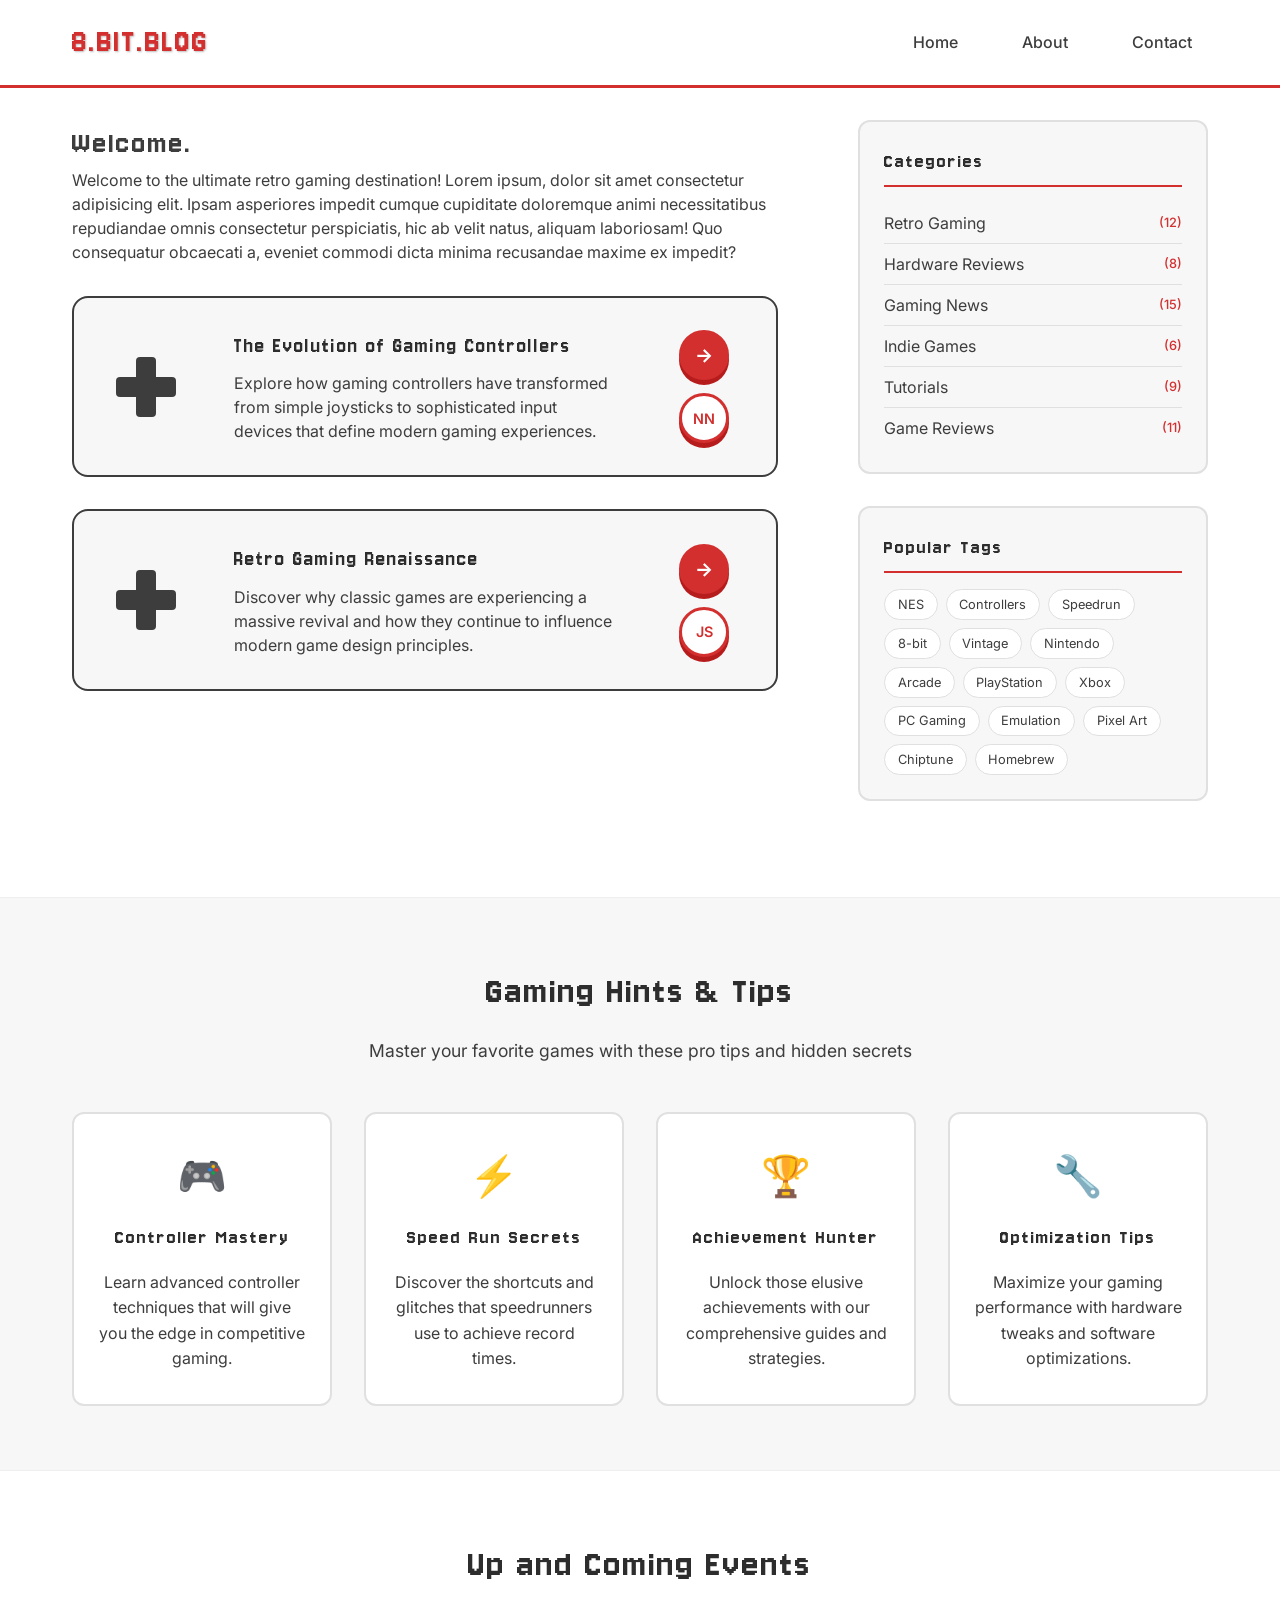
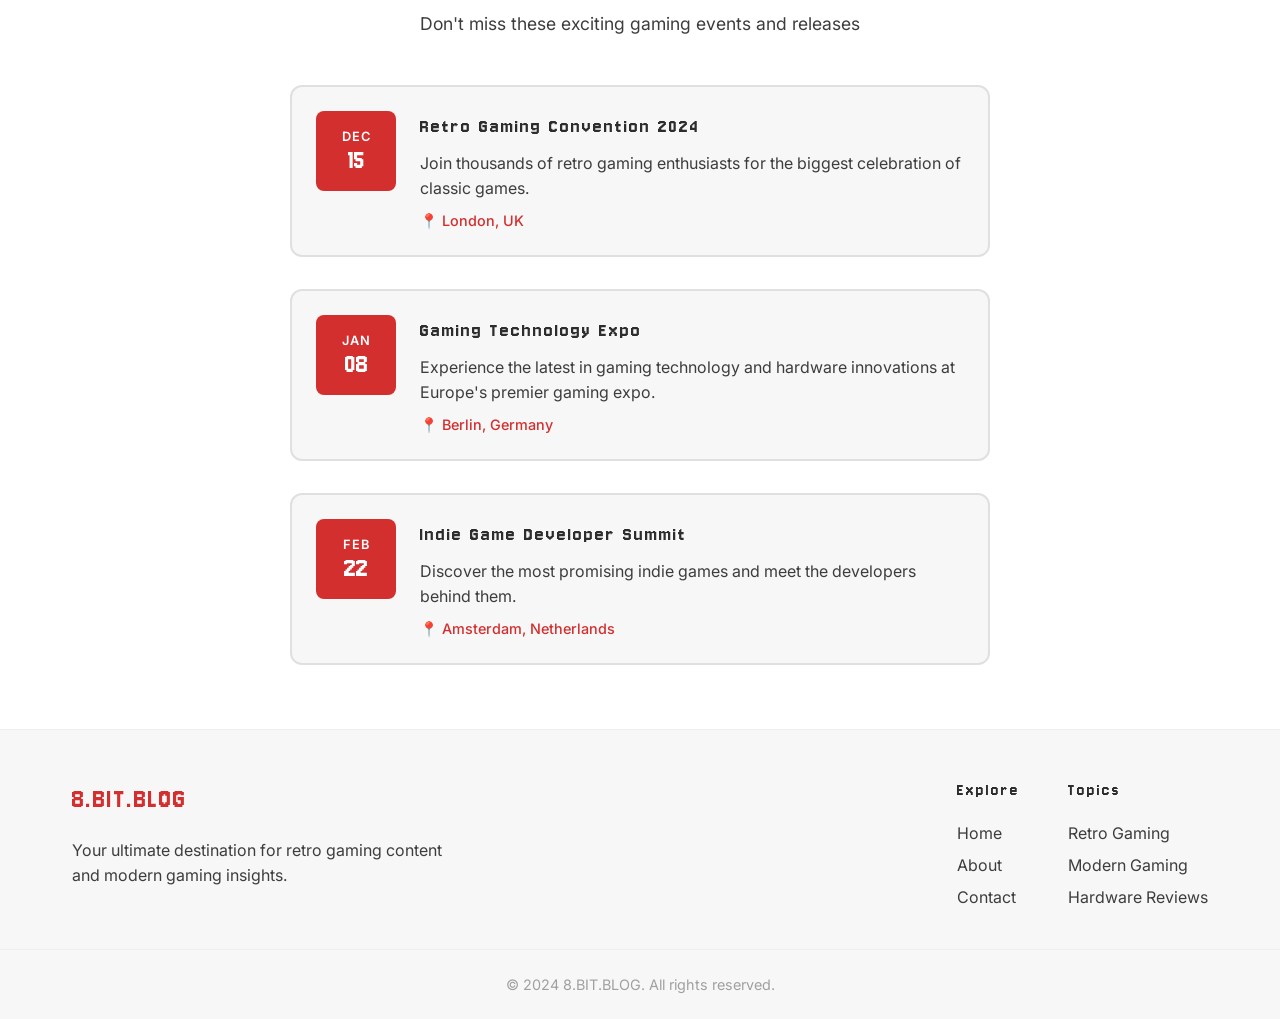
<file: index.html>
<html lang="en">
  <head>
    <meta charset="UTF-8" />
    <meta name="viewport" content="width=device-width, initial-scale=1.0" />
    <title>8.BIT.BLOG - Nostalgic Gaming Experience!</title>
    <link rel="stylesheet" href="assets/styles.css" />

    <script src="assets/script.js" defer></script>
  </head>
  <body>
    <nav class="navbar">
      <div class="nav-container">
        <a href="index.html" class="nav-logo">8.BIT.BLOG</a>
        <ul class="nav-links">
          <li><a href="index.html">Home</a></li>
          <li><a href="about.html">About</a></li>
          <li><a href="contact.html">Contact</a></li>
        </ul>
      </div>
    </nav>

    <div class="content">
      <div class="main-layout">
        <!-- Left Column - Blog Content -->
        <div class="blog-section">
          <h1>Welcome.</h1>
          <p>
            Welcome to the ultimate retro gaming destination! Lorem ipsum, dolor sit amet consectetur adipisicing elit.
            Ipsam asperiores impedit cumque cupiditate doloremque animi necessitatibus repudiandae omnis consectetur
            perspiciatis, hic ab velit natus, aliquam laboriosam! Quo consequatur obcaecati a, eveniet commodi dicta
            minima recusandae maxime ex impedit?
          </p>

          <!-- NES Gamepad Card Template -->
          <div class="gamepad-card">
            <div class="card-left">
              <div class="dpad">
                <div class="dpad-vertical"></div>
                <div class="dpad-horizontal"></div>
              </div>
            </div>

            <div class="card-content">
              <h3>The Evolution of Gaming Controllers</h3>
              <p>
                Explore how gaming controllers have transformed from simple joysticks to sophisticated input devices
                that define modern gaming experiences.
              </p>
            </div>

            <div class="card-right">
              <div class="action-buttons">
                <button class="action-btn read-more" title="Read More">
                  <span class="arrow">→</span>
                </button>
                <button class="action-btn author-btn" title="Author">
                  <span class="initials">NN</span>
                </button>
              </div>
            </div>
          </div>

          <!-- Second Card -->
          <div class="gamepad-card">
            <div class="card-left">
              <div class="dpad">
                <div class="dpad-vertical"></div>
                <div class="dpad-horizontal"></div>
              </div>
            </div>

            <div class="card-content">
              <h3>Retro Gaming Renaissance</h3>
              <p>
                Discover why classic games are experiencing a massive revival and how they continue to influence modern
                game design principles.
              </p>
            </div>

            <div class="card-right">
              <div class="action-buttons">
                <button class="action-btn read-more" title="Read More">
                  <span class="arrow">→</span>
                </button>
                <button class="action-btn author-btn" title="Author">
                  <span class="initials">JS</span>
                </button>
              </div>
            </div>
          </div>
        </div>
        <!-- End of Left Column -->

        <!-- Right Column - Tags and Categories -->
        <div class="sidebar-section">
          <!-- Categories -->
          <div class="sidebar-widget">
            <h3>Categories</h3>
            <ul class="category-list">
              <li>
                <a href="#" class="category-item">Retro Gaming <span class="count">(12)</span></a>
              </li>
              <li>
                <a href="#" class="category-item">Hardware Reviews <span class="count">(8)</span></a>
              </li>
              <li>
                <a href="#" class="category-item">Gaming News <span class="count">(15)</span></a>
              </li>
              <li>
                <a href="#" class="category-item">Indie Games <span class="count">(6)</span></a>
              </li>
              <li>
                <a href="#" class="category-item">Tutorials <span class="count">(9)</span></a>
              </li>
              <li>
                <a href="#" class="category-item">Game Reviews <span class="count">(11)</span></a>
              </li>
            </ul>
          </div>

          <!-- Tags -->
          <div class="sidebar-widget">
            <h3>Popular Tags</h3>
            <div class="tag-cloud">
              <a href="#" class="tag">NES</a>
              <a href="#" class="tag">Controllers</a>
              <a href="#" class="tag">Speedrun</a>
              <a href="#" class="tag">8-bit</a>
              <a href="#" class="tag">Vintage</a>
              <a href="#" class="tag">Nintendo</a>
              <a href="#" class="tag">Arcade</a>
              <a href="#" class="tag">PlayStation</a>
              <a href="#" class="tag">Xbox</a>
              <a href="#" class="tag">PC Gaming</a>
              <a href="#" class="tag">Emulation</a>
              <a href="#" class="tag">Pixel Art</a>
              <a href="#" class="tag">Chiptune</a>
              <a href="#" class="tag">Homebrew</a>
            </div>
          </div>
        </div>
      </div>
    </div>

    <!-- Gaming Hints Section - Full Width -->
    <div class="hints-section">
      <div class="hints-container">
        <h2>Gaming Hints & Tips</h2>
        <p class="hints-subtitle">Master your favorite games with these pro tips and hidden secrets</p>

        <div class="hints-grid">
          <div class="hint-card">
            <div class="hint-icon">🎮</div>
            <h3>Controller Mastery</h3>
            <p>Learn advanced controller techniques that will give you the edge in competitive gaming.</p>
          </div>

          <div class="hint-card">
            <div class="hint-icon">⚡</div>
            <h3>Speed Run Secrets</h3>
            <p>Discover the shortcuts and glitches that speedrunners use to achieve record times.</p>
          </div>

          <div class="hint-card">
            <div class="hint-icon">🏆</div>
            <h3>Achievement Hunter</h3>
            <p>Unlock those elusive achievements with our comprehensive guides and strategies.</p>
          </div>

          <div class="hint-card">
            <div class="hint-icon">🔧</div>
            <h3>Optimization Tips</h3>
            <p>Maximize your gaming performance with hardware tweaks and software optimizations.</p>
          </div>
        </div>
      </div>
    </div>

    <!-- Up and Coming Events Section -->
    <div class="events-section">
      <div class="events-container">
        <h2>Up and Coming Events</h2>
        <p class="events-subtitle">Don't miss these exciting gaming events and releases</p>

        <div class="events-timeline">
          <div class="event-item">
            <div class="event-date">
              <span class="month">DEC</span>
              <span class="day">15</span>
            </div>
            <div class="event-content">
              <h3>Retro Gaming Convention 2024</h3>
              <p>Join thousands of retro gaming enthusiasts for the biggest celebration of classic games.</p>
              <span class="event-location">📍 London, UK</span>
            </div>
          </div>

          <div class="event-item">
            <div class="event-date">
              <span class="month">JAN</span>
              <span class="day">08</span>
            </div>
            <div class="event-content">
              <h3>Gaming Technology Expo</h3>
              <p>
                Experience the latest in gaming technology and hardware innovations at Europe's premier gaming expo.
              </p>
              <span class="event-location">📍 Berlin, Germany</span>
            </div>
          </div>

          <div class="event-item">
            <div class="event-date">
              <span class="month">FEB</span>
              <span class="day">22</span>
            </div>
            <div class="event-content">
              <h3>Indie Game Developer Summit</h3>
              <p>Discover the most promising indie games and meet the developers behind them.</p>
              <span class="event-location">📍 Amsterdam, Netherlands</span>
            </div>
          </div>
        </div>
      </div>
    </div>

    <footer class="footer">
      <div class="footer-container">
        <div class="footer-brand">
          <h3>8.BIT.BLOG</h3>
          <p>Your ultimate destination for retro gaming content and modern gaming insights.</p>
        </div>

        <div class="footer-links">
          <div class="footer-section">
            <h4>Explore</h4>
            <ul>
              <li><a href="index.html">Home</a></li>
              <li><a href="about.html">About</a></li>
              <li><a href="contact.html">Contact</a></li>
            </ul>
          </div>

          <div class="footer-section">
            <h4>Topics</h4>
            <ul>
              <li><a href="#">Retro Gaming</a></li>
              <li><a href="#">Modern Gaming</a></li>
              <li><a href="#">Hardware Reviews</a></li>
            </ul>
          </div>
        </div>
      </div>

      <div class="footer-bottom">
        <p>&copy; 2024 8.BIT.BLOG. All rights reserved.</p>
      </div>
    </footer>
  </body>
</html>
</file>
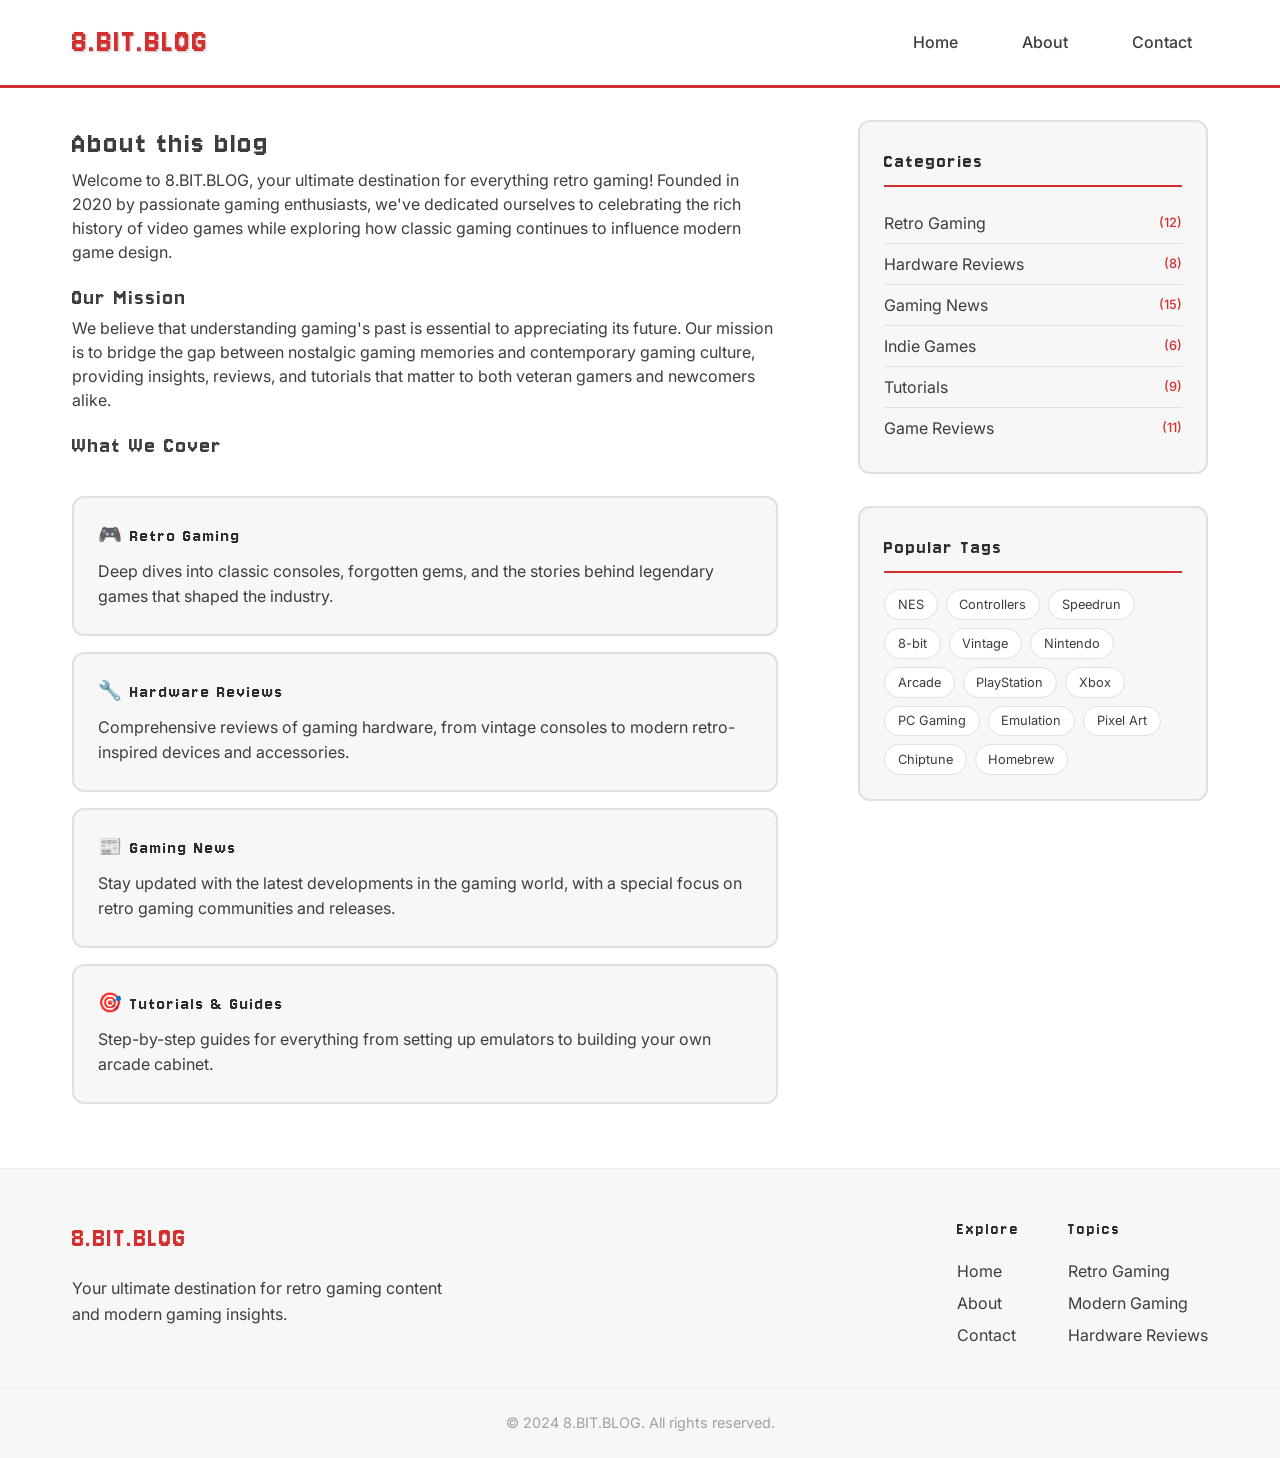
<file: about.html>
<html lang="en">
  <head>
    <meta charset="UTF-8" />
    <meta name="viewport" content="width=device-width, initial-scale=1.0" />
    <title>About - 8.BIT.BLOG</title>
    <link rel="stylesheet" href="assets/styles.css" />
  </head>
  <body>
    <nav class="navbar">
      <div class="nav-container">
        <a href="index.html" class="nav-logo">8.BIT.BLOG</a>
        <ul class="nav-links">
          <li><a href="index.html">Home</a></li>
          <li><a href="about.html">About</a></li>
          <li><a href="contact.html">Contact</a></li>
        </ul>
      </div>
    </nav>

    <div class="content">
      <div class="main-layout">
        <!-- Left Column - About Content -->
        <div class="blog-section">
          <h1>About this blog</h1>
          <p>
            Welcome to 8.BIT.BLOG, your ultimate destination for everything retro gaming! Founded in 2020 by passionate
            gaming enthusiasts, we've dedicated ourselves to celebrating the rich history of video games while exploring
            how classic gaming continues to influence modern game design.
          </p>

          <h2>Our Mission</h2>
          <p>
            We believe that understanding gaming's past is essential to appreciating its future. Our mission is to
            bridge the gap between nostalgic gaming memories and contemporary gaming culture, providing insights,
            reviews, and tutorials that matter to both veteran gamers and newcomers alike.
          </p>

          <h2>What We Cover</h2>
          <div class="about-topics">
            <div class="topic-item">
              <h3>🎮 Retro Gaming</h3>
              <p>
                Deep dives into classic consoles, forgotten gems, and the stories behind legendary games that shaped the
                industry.
              </p>
            </div>

            <div class="topic-item">
              <h3>🔧 Hardware Reviews</h3>
              <p>
                Comprehensive reviews of gaming hardware, from vintage consoles to modern retro-inspired devices and
                accessories.
              </p>
            </div>

            <div class="topic-item">
              <h3>📰 Gaming News</h3>
              <p>
                Stay updated with the latest developments in the gaming world, with a special focus on retro gaming
                communities and releases.
              </p>
            </div>

            <div class="topic-item">
              <h3>🎯 Tutorials & Guides</h3>
              <p>Step-by-step guides for everything from setting up emulators to building your own arcade cabinet.</p>
            </div>
          </div>
        </div>

        <!-- Right Column - Sidebar -->
        <div class="sidebar-section">
          <!-- Categories -->
          <div class="sidebar-widget">
            <h3>Categories</h3>
            <ul class="category-list">
              <li>
                <a href="#" class="category-item">Retro Gaming <span class="count">(12)</span></a>
              </li>
              <li>
                <a href="#" class="category-item">Hardware Reviews <span class="count">(8)</span></a>
              </li>
              <li>
                <a href="#" class="category-item">Gaming News <span class="count">(15)</span></a>
              </li>
              <li>
                <a href="#" class="category-item">Indie Games <span class="count">(6)</span></a>
              </li>
              <li>
                <a href="#" class="category-item">Tutorials <span class="count">(9)</span></a>
              </li>
              <li>
                <a href="#" class="category-item">Game Reviews <span class="count">(11)</span></a>
              </li>
            </ul>
          </div>

          <!-- Tags -->
          <div class="sidebar-widget">
            <h3>Popular Tags</h3>
            <div class="tag-cloud">
              <a href="#" class="tag">NES</a>
              <a href="#" class="tag">Controllers</a>
              <a href="#" class="tag">Speedrun</a>
              <a href="#" class="tag">8-bit</a>
              <a href="#" class="tag">Vintage</a>
              <a href="#" class="tag">Nintendo</a>
              <a href="#" class="tag">Arcade</a>
              <a href="#" class="tag">PlayStation</a>
              <a href="#" class="tag">Xbox</a>
              <a href="#" class="tag">PC Gaming</a>
              <a href="#" class="tag">Emulation</a>
              <a href="#" class="tag">Pixel Art</a>
              <a href="#" class="tag">Chiptune</a>
              <a href="#" class="tag">Homebrew</a>
            </div>
          </div>
        </div>
      </div>
    </div>

    <footer class="footer">
      <div class="footer-container">
        <div class="footer-brand">
          <h3>8.BIT.BLOG</h3>
          <p>Your ultimate destination for retro gaming content and modern gaming insights.</p>
        </div>

        <div class="footer-links">
          <div class="footer-section">
            <h4>Explore</h4>
            <ul>
              <li><a href="index.html">Home</a></li>
              <li><a href="about.html">About</a></li>
              <li><a href="contact.html">Contact</a></li>
            </ul>
          </div>

          <div class="footer-section">
            <h4>Topics</h4>
            <ul>
              <li><a href="#">Retro Gaming</a></li>
              <li><a href="#">Modern Gaming</a></li>
              <li><a href="#">Hardware Reviews</a></li>
            </ul>
          </div>
        </div>
      </div>

      <div class="footer-bottom">
        <p>&copy; 2024 8.BIT.BLOG. All rights reserved.</p>
      </div>
    </footer>
  </body>
</html>
</file>
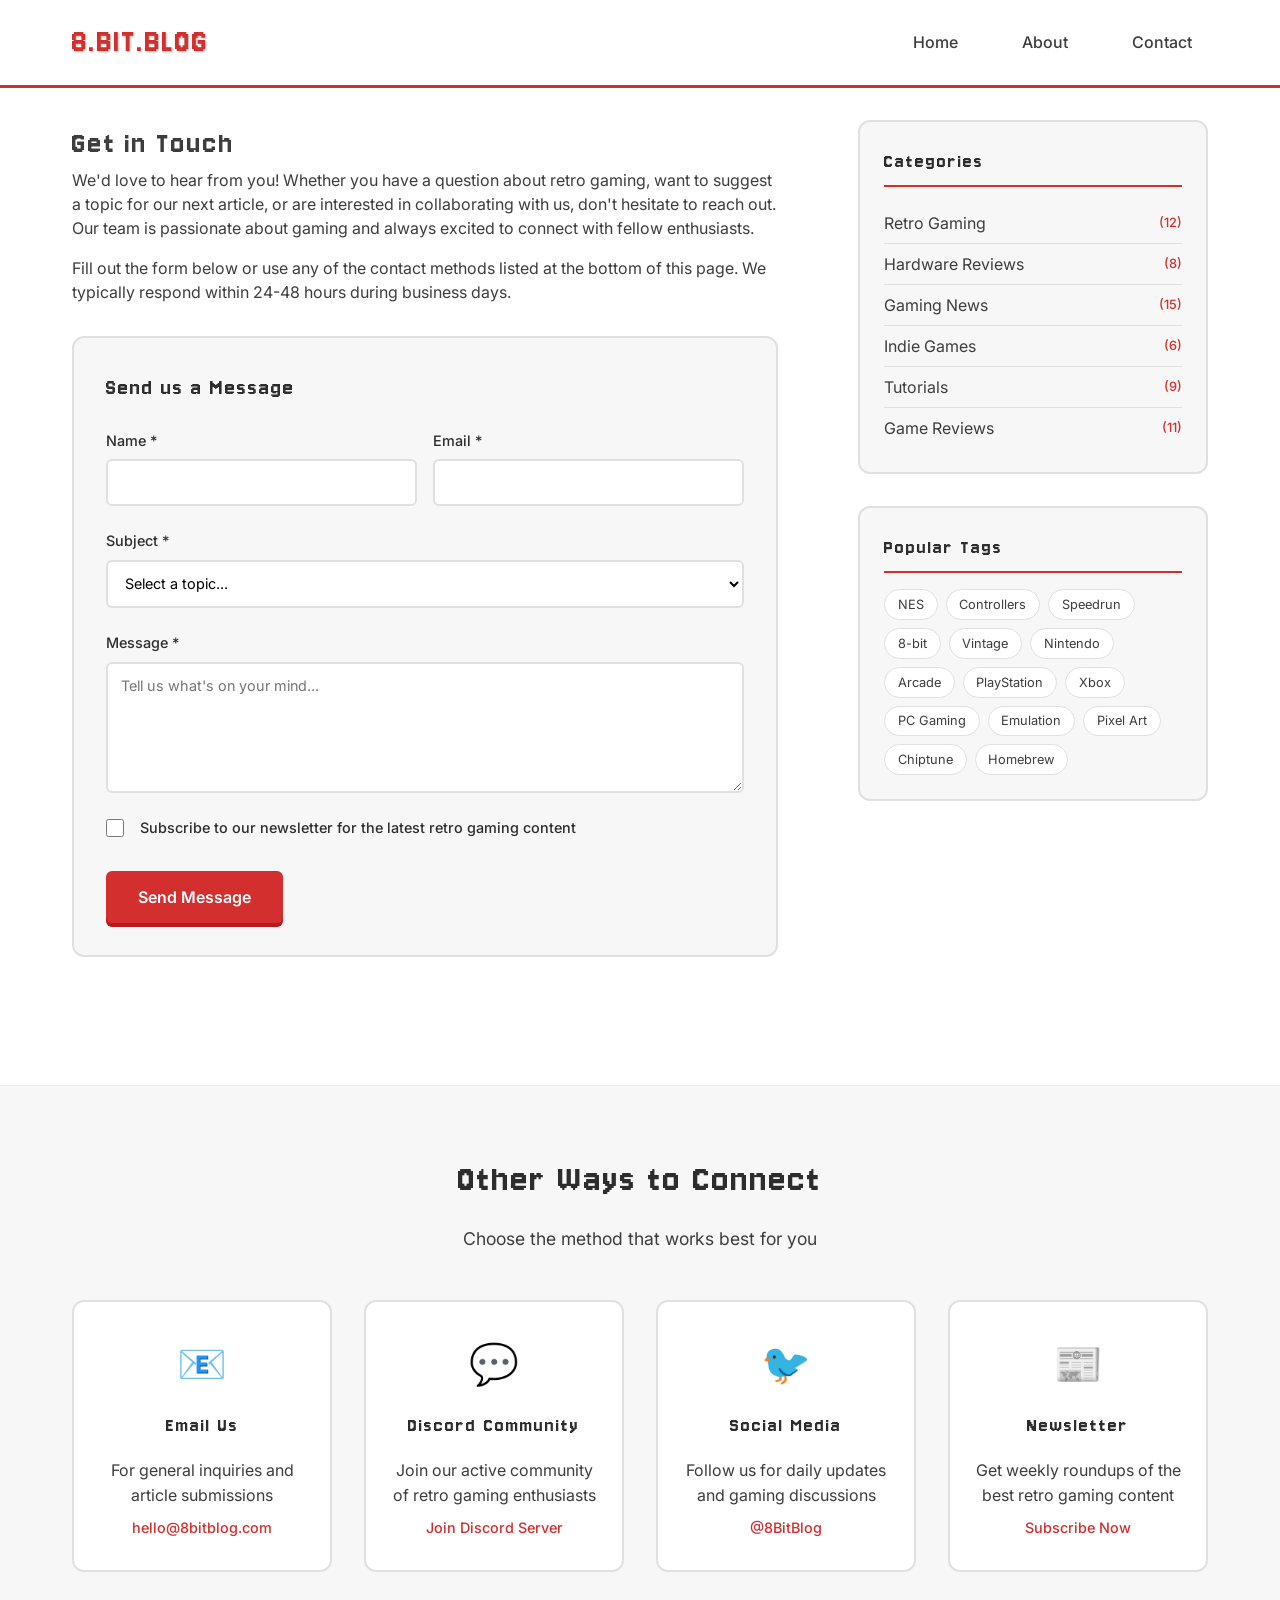
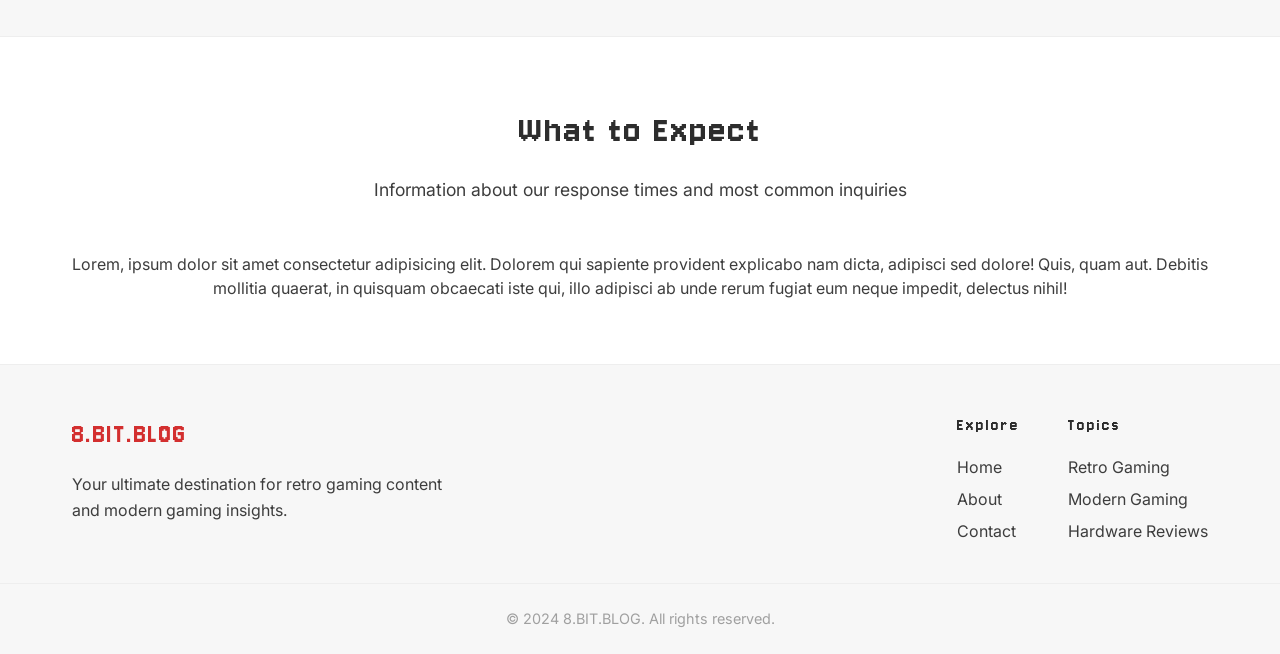
<file: contact.html>
<html lang="en">
  <head>
    <meta charset="UTF-8" />
    <meta name="viewport" content="width=device-width, initial-scale=1.0" />
    <title>Contact - 8.BIT.BLOG</title>
    <link rel="stylesheet" href="assets/styles.css" />
  </head>
  <body>
    <nav class="navbar">
      <div class="nav-container">
        <a href="index.html" class="nav-logo">8.BIT.BLOG</a>
        <ul class="nav-links">
          <li><a href="index.html">Home</a></li>
          <li><a href="about.html">About</a></li>
          <li><a href="contact.html">Contact</a></li>
        </ul>
      </div>
    </nav>

    <div class="content">
      <div class="main-layout">
        <!-- Left Column - Contact Content -->
        <div class="blog-section">
          <h1>Get in Touch</h1>
          <p>
            We'd love to hear from you! Whether you have a question about retro
            gaming, want to suggest a topic for our next article, or are
            interested in collaborating with us, don't hesitate to reach out.
            Our team is passionate about gaming and always excited to connect
            with fellow enthusiasts.
          </p>
          <p>
            Fill out the form below or use any of the contact methods listed at
            the bottom of this page. We typically respond within 24-48 hours
            during business days.
          </p>

          <!-- Contact Form Section -->
          <div class="contact-form-section">
            <h2>Send us a Message</h2>
            <form class="contact-form" action="#" method="POST">
              <div class="form-row">
                <div class="form-group">
                  <label for="name">Name *</label>
                  <input type="text" id="name" name="name" required />
                </div>
                <div class="form-group">
                  <label for="email">Email *</label>
                  <input type="email" id="email" name="email" required />
                </div>
              </div>

              <div class="form-group">
                <label for="subject">Subject *</label>
                <select id="subject" name="subject" required>
                  <option value="">Select a topic...</option>
                  <option value="general">General Inquiry</option>
                  <option value="article-suggestion">Article Suggestion</option>
                  <option value="collaboration">Collaboration</option>
                  <option value="hardware-review">
                    Hardware Review Request
                  </option>
                  <option value="technical-support">Technical Support</option>
                  <option value="feedback">Website Feedback</option>
                </select>
              </div>

              <div class="form-group">
                <label for="message">Message *</label>
                <textarea
                  id="message"
                  name="message"
                  rows="6"
                  placeholder="Tell us what's on your mind..."
                  required
                ></textarea>
              </div>

              <div class="form-group checkbox-group">
                <label class="checkbox-label">
                  <input type="checkbox" id="newsletter" name="newsletter" />
                  <span class="checkmark"></span>
                  Subscribe to our newsletter for the latest retro gaming
                  content
                </label>
              </div>

              <button type="submit" class="contact-submit-btn">
                Send Message
              </button>
            </form>
          </div>
        </div>

        <!-- Right Column - Sidebar -->
        <div class="sidebar-section">
          <!-- Categories -->
          <div class="sidebar-widget">
            <h3>Categories</h3>
            <ul class="category-list">
              <li>
                <a href="#" class="category-item"
                  >Retro Gaming <span class="count">(12)</span></a
                >
              </li>
              <li>
                <a href="#" class="category-item"
                  >Hardware Reviews <span class="count">(8)</span></a
                >
              </li>
              <li>
                <a href="#" class="category-item"
                  >Gaming News <span class="count">(15)</span></a
                >
              </li>
              <li>
                <a href="#" class="category-item"
                  >Indie Games <span class="count">(6)</span></a
                >
              </li>
              <li>
                <a href="#" class="category-item"
                  >Tutorials <span class="count">(9)</span></a
                >
              </li>
              <li>
                <a href="#" class="category-item"
                  >Game Reviews <span class="count">(11)</span></a
                >
              </li>
            </ul>
          </div>

          <!-- Tags -->
          <div class="sidebar-widget">
            <h3>Popular Tags</h3>
            <div class="tag-cloud">
              <a href="#" class="tag">NES</a>
              <a href="#" class="tag">Controllers</a>
              <a href="#" class="tag">Speedrun</a>
              <a href="#" class="tag">8-bit</a>
              <a href="#" class="tag">Vintage</a>
              <a href="#" class="tag">Nintendo</a>
              <a href="#" class="tag">Arcade</a>
              <a href="#" class="tag">PlayStation</a>
              <a href="#" class="tag">Xbox</a>
              <a href="#" class="tag">PC Gaming</a>
              <a href="#" class="tag">Emulation</a>
              <a href="#" class="tag">Pixel Art</a>
              <a href="#" class="tag">Chiptune</a>
              <a href="#" class="tag">Homebrew</a>
            </div>
          </div>
        </div>
      </div>
    </div>

    <!-- Contact Details Section - Full Width -->
    <div class="hints-section">
      <div class="hints-container">
        <h2>Other Ways to Connect</h2>
        <p class="hints-subtitle">Choose the method that works best for you</p>

        <div class="hints-grid">
          <div class="hint-card">
            <div class="hint-icon">📧</div>
            <h3>Email Us</h3>
            <p>For general inquiries and article submissions</p>
            <a href="mailto:hello@8bitblog.com" class="contact-link"
              >hello@8bitblog.com</a
            >
          </div>

          <div class="hint-card">
            <div class="hint-icon">💬</div>
            <h3>Discord Community</h3>
            <p>Join our active community of retro gaming enthusiasts</p>
            <a href="#" class="contact-link">Join Discord Server</a>
          </div>

          <div class="hint-card">
            <div class="hint-icon">🐦</div>
            <h3>Social Media</h3>
            <p>Follow us for daily updates and gaming discussions</p>
            <a href="#" class="contact-link">@8BitBlog</a>
          </div>

          <div class="hint-card">
            <div class="hint-icon">📰</div>
            <h3>Newsletter</h3>
            <p>Get weekly roundups of the best retro gaming content</p>
            <a href="#" class="contact-link">Subscribe Now</a>
          </div>
        </div>
      </div>
    </div>

    <!-- Response Times & FAQ Section -->
    <div class="events-section">
      <div class="events-container">
        <h2>What to Expect</h2>
        <p class="events-subtitle">
          Information about our response times and most common inquiries
        </p>
        <p>
          Lorem, ipsum dolor sit amet consectetur adipisicing elit. Dolorem qui
          sapiente provident explicabo nam dicta, adipisci sed dolore! Quis,
          quam aut. Debitis mollitia quaerat, in quisquam obcaecati iste qui,
          illo adipisci ab unde rerum fugiat eum neque impedit, delectus nihil!
        </p>
      </div>
    </div>

    <footer class="footer">
      <div class="footer-container">
        <div class="footer-brand">
          <h3>8.BIT.BLOG</h3>
          <p>
            Your ultimate destination for retro gaming content and modern gaming
            insights.
          </p>
        </div>

        <div class="footer-links">
          <div class="footer-section">
            <h4>Explore</h4>
            <ul>
              <li><a href="index.html">Home</a></li>
              <li><a href="about.html">About</a></li>
              <li><a href="contact.html">Contact</a></li>
            </ul>
          </div>

          <div class="footer-section">
            <h4>Topics</h4>
            <ul>
              <li><a href="#">Retro Gaming</a></li>
              <li><a href="#">Modern Gaming</a></li>
              <li><a href="#">Hardware Reviews</a></li>
            </ul>
          </div>
        </div>
      </div>

      <div class="footer-bottom">
        <p>&copy; 2024 8.BIT.BLOG. All rights reserved.</p>
      </div>
    </footer>
  </body>
</html>
</file>
<file: assets/styles.css>
/* Import fonts from Google Fonts */
@import url('https://fonts.googleapis.com/css2?family=Jersey+10&family=Inter:wght@300;400;500;600&display=swap');

/* Retro Gaming Color Scheme - Inspired by classic NES gamepad */
:root {
  --retro-dark: #2d2d2d;
  --retro-grey: #3d3d3d;
  --retro-light: #f7f7f7;
  --retro-red: #d32f2f;
  --retro-white: #ffffff;
  --retro-shadow: rgba(42, 42, 42, 0.3);
  --retro-letter-spacing: 2px;

  --retro-font-body: sans serif;
}

/* Global styles */
* {
  margin: 0;
  padding: 0;
  box-sizing: border-box;
}
body {
  font-family: 'Inter', Arial, sans-serif;
  background: var(--retro-white);
  min-height: 100vh;
  color: var(--retro-grey);
  line-height: 1.5;
}
/* Headings */
h1,
h2,
h3,
h4,
h5,
h6 {
  font-weight: 500;
  font-family: 'Jersey 10', cursive;
  letter-spacing: var(--retro-letter-spacing);
}

/* Navbar styling */
.navbar {
  background: var(--retro-white);
  border-bottom: 3px solid var(--retro-red);
}

.nav-container {
  max-width: 1200px;
  margin: 0 auto;
  display: flex;
  justify-content: space-between;
  align-items: center;
  padding: 1rem 2rem;
}

.nav-logo {
  font-size: 2.2rem;
  color: var(--retro-red);
  text-decoration: none;
  text-shadow: 1px 1px 2px var(--retro-shadow);
  font-weight: normal;
  font-family: 'Jersey 10', cursive;
  letter-spacing: var(--retro-letter-spacing);
}

.nav-links {
  display: flex;
  list-style: none;
  gap: 2rem;
}

.nav-links a {
  color: var(--retro-grey);
  text-decoration: none;
  font-family: 'Inter', sans-serif;
  font-weight: 500;
  padding: 0.5rem 1rem;
  transition: all 0.1s ease;
}

.nav-links a:hover {
  color: var(--retro-red);
}

/* Main title styling */
.main-title {
  text-align: center;
  padding: 3rem 2rem;
  background: rgba(255, 255, 255, 0.1);
  margin: 2rem auto;
  max-width: 800px;
  border-radius: 12px;
  border: 3px solid var(--retro-dark);
  box-shadow: 0 8px 16px var(--retro-shadow);
}

.main-title h1 {
  font-size: 3.5rem;
  color: var(--retro-white);
  text-shadow: 3px 3px 0px var(--retro-red);
  margin-bottom: 1rem;
  font-family: 'Jersey 10', cursive;
  letter-spacing: 2px;
}

.main-title .subtitle {
  font-size: 1.2rem;
  color: var(--retro-light);
  font-weight: 500;
  text-transform: uppercase;
  letter-spacing: 1px;
}

/* Content area styling */
.content {
  max-width: 1200px;
  margin: 0 auto;
  padding: 2rem;
}

.content p {
  font-family: 'Inter', sans-serif;
  font-weight: 400;
  margin-bottom: 1rem;
}

/* Main Layout - Two Column */
.main-layout {
  display: grid;
  grid-template-columns: 1fr 350px;
  gap: 5rem;
  align-items: start;
}

.blog-section {
  min-width: 0; /* Prevents grid overflow */
}

/* Sidebar Section */
.sidebar-section {
  display: flex;
  flex-direction: column;
  gap: 2rem;
}

.sidebar-widget {
  background: var(--retro-light);
  border: 2px solid #e0e0e0;
  border-radius: 12px;
  padding: 1.5rem;
}

.sidebar-widget h3 {
  color: var(--retro-dark);
  margin-bottom: 1rem;
  font-size: 1.3rem;
  border-bottom: 2px solid var(--retro-red);
  padding-bottom: 0.5rem;
}

/* Categories */
.category-list {
  list-style: none;
  padding: 0;
  margin: 0;
}

.category-list li {
  border-bottom: 1px solid #e0e0e0;
  padding: 0.5rem 0;
}

.category-list li:last-child {
  border-bottom: none;
}

.category-item {
  font-family: 'Inter', sans-serif;
  color: var(--retro-grey);
  text-decoration: none;
  display: flex;
  justify-content: space-between;
  align-items: center;
  transition: color 0.2s ease;
}

.category-item:hover {
  color: var(--retro-red);
}

.count {
  font-size: 0.8rem;
  color: var(--retro-red);
  font-weight: 500;
}

/* Tag Cloud */
.tag-cloud {
  display: flex;
  flex-wrap: wrap;
  gap: 0.5rem;
}

.tag {
  font-family: 'Inter', sans-serif;
  background: var(--retro-white);
  color: var(--retro-grey);
  padding: 0.3rem 0.8rem;
  border-radius: 20px;
  text-decoration: none;
  font-size: 0.8rem;
  border: 1px solid #e0e0e0;
  transition: all 0.2s ease;
}

.tag:hover {
  background: var(--retro-red);
  color: var(--retro-white);
  border-color: var(--retro-red);
}

/* About Page Specific Styles */
.about-topics {
  margin: 2rem 0;
}

.topic-item {
  background: var(--retro-light);
  border: 2px solid #e0e0e0;
  border-radius: 12px;
  padding: 1.5rem;
  margin-bottom: 1rem;
  transition: all 0.3s ease;
}

.topic-item:hover {
  border-color: var(--retro-red);
  transform: translateY(-2px);
  box-shadow: 0 4px 12px rgba(0, 0, 0, 0.1);
}

.topic-item h3 {
  color: var(--retro-dark);
  margin-bottom: 0.5rem;
  font-size: 1.2rem;
}

.topic-item p {
  font-family: 'Inter', sans-serif;
  color: var(--retro-grey);
  line-height: 1.6;
  margin: 0;
}

/* Contact Form Styles */
.contact-form-section {
  margin: 2rem 0;
  background: var(--retro-light);
  border: 2px solid #e0e0e0;
  border-radius: 12px;
  padding: 2rem;
}

.contact-form-section h2 {
  margin-bottom: 1.5rem;
  color: var(--retro-dark);
}

.contact-form {
  display: flex;
  flex-direction: column;
  gap: 1.5rem;
}

.form-row {
  display: grid;
  grid-template-columns: 1fr 1fr;
  gap: 1rem;
}

.form-group {
  display: flex;
  flex-direction: column;
}

.form-group label {
  font-family: 'Inter', sans-serif;
  color: var(--retro-dark);
  font-weight: 500;
  margin-bottom: 0.5rem;
  font-size: 0.9rem;
}

.form-group input,
.form-group select,
.form-group textarea {
  font-family: 'Inter', sans-serif;
  padding: 0.8rem;
  border: 2px solid #e0e0e0;
  border-radius: 6px;
  font-size: 0.9rem;
  transition: border-color 0.2s ease;
  background: var(--retro-white);
}

.form-group input:focus,
.form-group select:focus,
.form-group textarea:focus {
  outline: none;
  border-color: var(--retro-red);
}

.form-group textarea {
  resize: vertical;
  min-height: 120px;
}

.checkbox-group {
  flex-direction: row;
  align-items: center;
  gap: 0.5rem;
}

.checkbox-label {
  display: flex;
  align-items: center;
  gap: 0.5rem;
  cursor: pointer;
  font-size: 0.9rem;
}

.checkbox-label input[type='checkbox'] {
  width: 18px;
  height: 18px;
  margin: 0;
}

.contact-submit-btn {
  background: var(--retro-red);
  color: var(--retro-white);
  padding: 1rem 2rem;
  border: none;
  border-radius: 6px;
  font-family: 'Inter', sans-serif;
  font-weight: 600;
  font-size: 1rem;
  cursor: pointer;
  transition: all 0.2s ease;
  align-self: flex-start;
  box-shadow: 0 4px 0 #b71c1c;
}

.contact-submit-btn:hover {
  transform: translateY(-2px);
  box-shadow: 0 6px 0 #b71c1c;
}

.contact-submit-btn:active {
  transform: translateY(2px);
  box-shadow: 0 2px 0 #b71c1c;
}

.contact-link {
  color: var(--retro-red);
  text-decoration: none;
  font-weight: 500;
  font-family: 'Inter', sans-serif;
  font-size: 0.9rem;
  margin-top: 0.5rem;
  display: inline-block;
}

.contact-link:hover {
  text-decoration: underline;
}

/* NES Gamepad Card Styling */
.gamepad-card {
  display: flex;
  align-items: center;
  background: var(--retro-light);
  border: 2px solid var(--retro-grey);
  border-radius: 16px;
  padding: 2rem;
  margin: 2rem 0;
  gap: 2rem;
  max-width: 800px;
}

/* Left side - D-Pad */
.card-left {
  flex: 0 0 80px;
  display: flex;
  justify-content: center;
  align-items: center;
}

.dpad {
  position: relative;
  width: 60px;
  height: 60px;
}

.dpad-horizontal,
.dpad-vertical {
  background: var(--retro-grey);
  position: absolute;
  border-radius: 4px;
}

.dpad-horizontal {
  width: 60px;
  height: 20px;
  top: 50%;
  left: 0;
  transform: translateY(-50%);
}

.dpad-vertical {
  width: 20px;
  height: 60px;
  left: 50%;
  top: 0;
  transform: translateX(-50%);
}

/* Center content */
.card-content {
  flex: 1;
  padding: 0 1rem;
}

.card-content h3 {
  color: var(--retro-dark);
  margin-bottom: 0.5rem;
  font-size: 1.4rem;
}

.card-content p {
  color: var(--retro-grey);
  margin: 0;
  line-height: 1.5;
}

/* Right side - Action buttons */
.card-right {
  flex: 0 0 80px;
  display: flex;
  justify-content: center;
  align-items: center;
}

.action-buttons {
  display: flex;
  flex-direction: column;
  gap: 0.8rem;
}

.action-btn {
  width: 50px;
  height: 50px;
  border-radius: 50%;
  border: 3px solid var(--retro-red);
  background: var(--retro-red);
  color: var(--retro-white);
  font-family: 'Inter', sans-serif;
  font-weight: 600;
  cursor: pointer;
  transition: all 0.2s ease;
  display: flex;
  align-items: center;
  justify-content: center;
  box-shadow: 0 5px 0 #b71c1c;
}

.action-btn:active {
  transform: translateY(3px);
  box-shadow: 0 2px 0 #b71c1c;
}

.action-btn .arrow {
  font-size: 1.2rem;
  font-weight: bold;
}

.action-btn .initials {
  font-size: 0.9rem;
  font-weight: 600;
}

/* Author button styling */
.author-btn {
  background: var(--retro-white);
  color: var(--retro-red);
  border: 3px solid var(--retro-red);
  box-shadow: 0 5px 0 #b71c1c;
}

.author-btn:hover {
  background: var(--retro-red);
  color: var(--retro-white);
}

/* Gaming Hints Section */
.hints-section {
  background: var(--retro-light);
  border-top: 1px solid #eee;
  border-bottom: 1px solid #eee;
  margin-top: 4rem;
  padding: 4rem 0;
}

.hints-container {
  max-width: 1200px;
  margin: 0 auto;
  padding: 0 2rem;
  text-align: center;
}

.hints-section h2 {
  color: var(--retro-dark);
  font-size: 2.5rem;
  margin-bottom: 1rem;
}

.hints-subtitle {
  font-family: 'Inter', sans-serif;
  color: var(--retro-grey);
  font-size: 1.1rem;
  margin-bottom: 3rem;
  max-width: 600px;
  margin-left: auto;
  margin-right: auto;
}

.hints-grid {
  display: grid;
  grid-template-columns: repeat(auto-fit, minmax(250px, 1fr));
  gap: 2rem;
  margin-top: 3rem;
}

.hint-card {
  background: var(--retro-white);
  border: 2px solid #e0e0e0;
  border-radius: 12px;
  padding: 2rem 1.5rem;
  text-align: center;
  transition: all 0.3s ease;
  cursor: pointer;
}

.hint-card:hover {
  border-color: var(--retro-red);
  transform: translateY(-4px);
  box-shadow: 0 8px 24px rgba(0, 0, 0, 0.1);
}

.hint-icon {
  font-size: 2.5rem;
  margin-bottom: 1rem;
  display: block;
}

.hint-card h3 {
  color: var(--retro-dark);
  margin-bottom: 1rem;
  font-size: 1.3rem;
}

.hint-card p {
  font-family: 'Inter', sans-serif;
  color: var(--retro-grey);
  line-height: 1.6;
  margin: 0;
}

/* Events Section */
.events-section {
  background: var(--retro-white);
  padding: 4rem 0;
}

.events-container {
  max-width: 1200px;
  margin: 0 auto;
  padding: 0 2rem;
  text-align: center;
}

.events-section h2 {
  color: var(--retro-dark);
  font-size: 2.5rem;
  margin-bottom: 1rem;
}

.events-subtitle {
  font-family: 'Inter', sans-serif;
  color: var(--retro-grey);
  font-size: 1.1rem;
  margin-bottom: 3rem;
  max-width: 600px;
  margin-left: auto;
  margin-right: auto;
}

.events-timeline {
  display: flex;
  flex-direction: column;
  gap: 2rem;
  max-width: 700px;
  margin: 0 auto;
  text-align: left;
}

.event-item {
  display: flex;
  gap: 1.5rem;
  align-items: flex-start;
  padding: 1.5rem;
  background: var(--retro-light);
  border-radius: 12px;
  border: 2px solid #e0e0e0;
  transition: all 0.3s ease;
}

.event-item:hover {
  border-color: var(--retro-red);
  transform: translateY(-2px);
  box-shadow: 0 8px 24px rgba(0, 0, 0, 0.1);
}

.event-date {
  flex: 0 0 80px;
  text-align: center;
  background: var(--retro-red);
  color: var(--retro-white);
  border-radius: 8px;
  padding: 1rem 0.5rem;
  display: flex;
  flex-direction: column;
  justify-content: center;
}

.event-date .month {
  font-family: 'Inter', sans-serif;
  font-size: 0.8rem;
  font-weight: 600;
  text-transform: uppercase;
  letter-spacing: 1px;
}

.event-date .day {
  font-family: 'Jersey 10', cursive;
  font-size: 1.8rem;
  font-weight: normal;
  line-height: 1;
}

.event-content {
  flex: 1;
}

.event-content h3 {
  color: var(--retro-dark);
  margin-bottom: 0.5rem;
  font-size: 1.3rem;
}

.event-content p {
  font-family: 'Inter', sans-serif;
  color: var(--retro-grey);
  line-height: 1.6;
  margin-bottom: 0.5rem;
}

.event-location {
  font-family: 'Inter', sans-serif;
  color: var(--retro-red);
  font-size: 0.9rem;
  font-weight: 500;
}

/* Footer Styling */
.footer {
  border-top: 1px solid #eee;
  background: var(--retro-light);
  color: var(--retro-dark);
  margin-top: 0;
}

.footer-container {
  max-width: 1200px;
  margin: 0 auto;
  padding: 3rem 2rem 2rem;
  display: grid;
  grid-template-columns: 1fr 1fr;
  gap: 3rem;
  align-items: start;
}

.footer-brand h3 {
  color: var(--retro-red);
  margin-bottom: 1rem;
  font-size: 1.8rem;
}

.footer-brand p {
  font-family: 'Inter', sans-serif;
  color: var(--retro-grey);
  line-height: 1.6;
  max-width: 400px;
}

.footer-links {
  display: flex;
  gap: 3rem;
  justify-content: flex-end;
}

.footer-section h4 {
  color: var(--retro-dark);
  margin-bottom: 1rem;
  font-size: 1.1rem;
}

.footer-section ul {
  list-style: none;
  padding: 0;
}

.footer-section li {
  margin-bottom: 0.5rem;
}

.footer-section a {
  color: var(--retro-grey);
  text-decoration: none;
  font-family: 'Inter', sans-serif;
  font-weight: 400;
  transition: color 0.2s ease;
}

.footer-section a:hover {
  color: var(--retro-red);
}

.footer-bottom {
  border-top: 1px solid #eee;
  padding: 1.5rem 2rem;
  text-align: center;
}

.footer-bottom p {
  font-family: 'Inter', sans-serif;
  color: #a0a0a0;
  margin: 0;
  font-size: 0.9rem;
}

/* Responsive design */
@media (max-width: 768px) {
  .nav-container {
    flex-direction: column;
    gap: 1rem;
  }

  .nav-links {
    gap: 1rem;
  }

  .main-title h1 {
    font-size: 2.5rem;
  }

  .navbar {
    padding: 1rem;
  }

  /* Responsive main layout */
  .main-layout {
    grid-template-columns: 1fr;
    gap: 2rem;
  }

  .sidebar-section {
    order: -1; /* Move sidebar above blog content on mobile */
  }

  .sidebar-widget {
    padding: 1rem;
  }

  .tag-cloud {
    gap: 0.3rem;
  }

  .tag {
    font-size: 0.75rem;
    padding: 0.25rem 0.6rem;
  }

  /* Responsive contact form */
  .contact-form-section {
    padding: 1.5rem;
  }

  .form-row {
    grid-template-columns: 1fr;
    gap: 0;
  }

  /* Responsive gamepad card */
  .gamepad-card {
    flex-direction: column;
    text-align: center;
    padding: 1.5rem;
    gap: 1.5rem;
  }

  .card-left,
  .card-right {
    flex: none;
  }

  .action-buttons {
    flex-direction: row;
    justify-content: center;
    gap: 1rem;
  }

  .dpad {
    width: 50px;
    height: 50px;
  }

  .dpad-horizontal {
    width: 50px;
    height: 16px;
  }

  .dpad-vertical {
    width: 16px;
    height: 50px;
  }

  /* Responsive hints section */
  .hints-section {
    padding: 3rem 0;
  }

  .hints-container {
    padding: 0 1rem;
  }

  .hints-section h2 {
    font-size: 2rem;
  }

  .hints-grid {
    grid-template-columns: 1fr;
    gap: 1.5rem;
  }

  .hint-card {
    padding: 1.5rem;
  }

  /* Responsive events section */
  .events-section {
    padding: 3rem 0;
  }

  .events-container {
    padding: 0 1rem;
  }

  .events-section h2 {
    font-size: 2rem;
  }

  .events-timeline {
    max-width: 100%;
  }

  .event-item {
    padding: 1.2rem;
    gap: 1rem;
  }

  .event-date {
    flex: 0 0 70px;
    padding: 0.8rem 0.5rem;
  }

  .event-date .day {
    font-size: 1.5rem;
  }

  /* Responsive footer */
  .footer-container {
    grid-template-columns: 1fr;
    gap: 2rem;
    padding: 2rem 1rem 1.5rem;
  }

  .footer-links {
    justify-content: flex-start;
    gap: 2rem;
  }

  .footer-bottom {
    padding: 1rem;
  }
}
</file>
